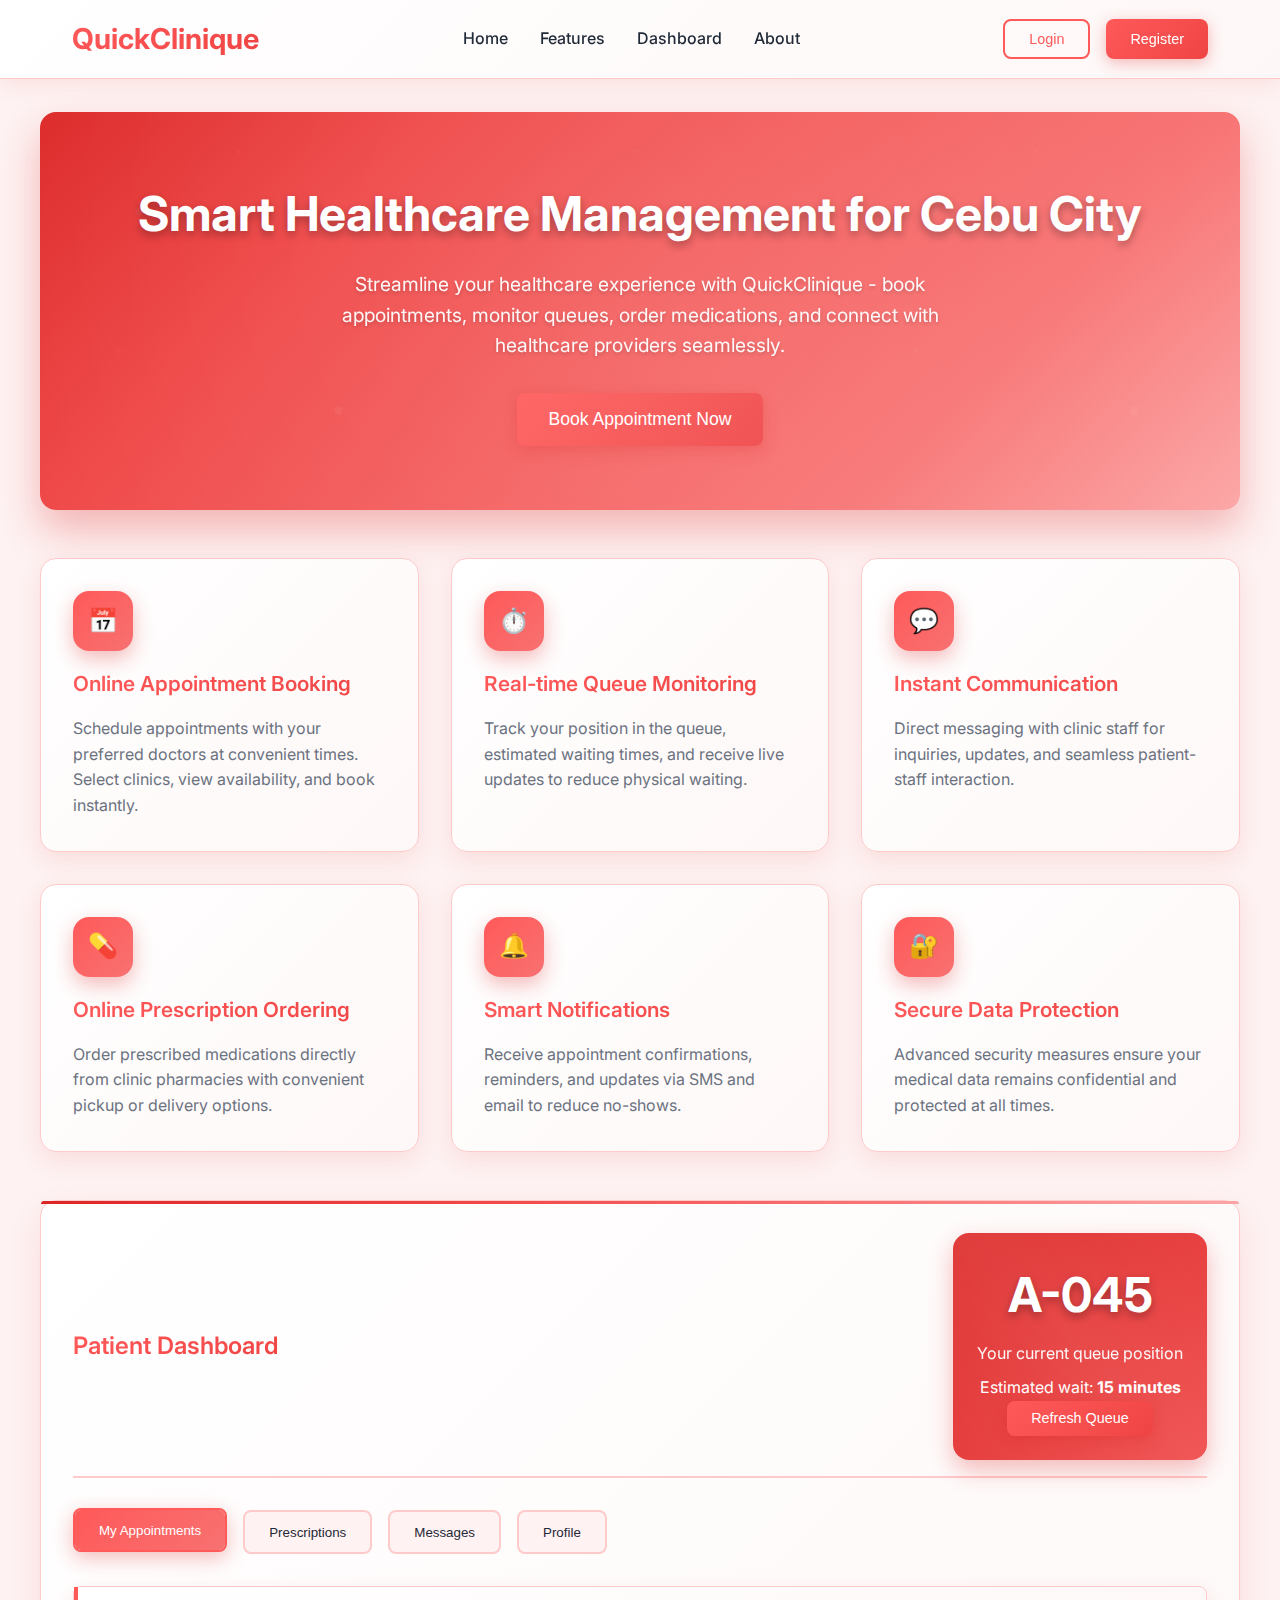
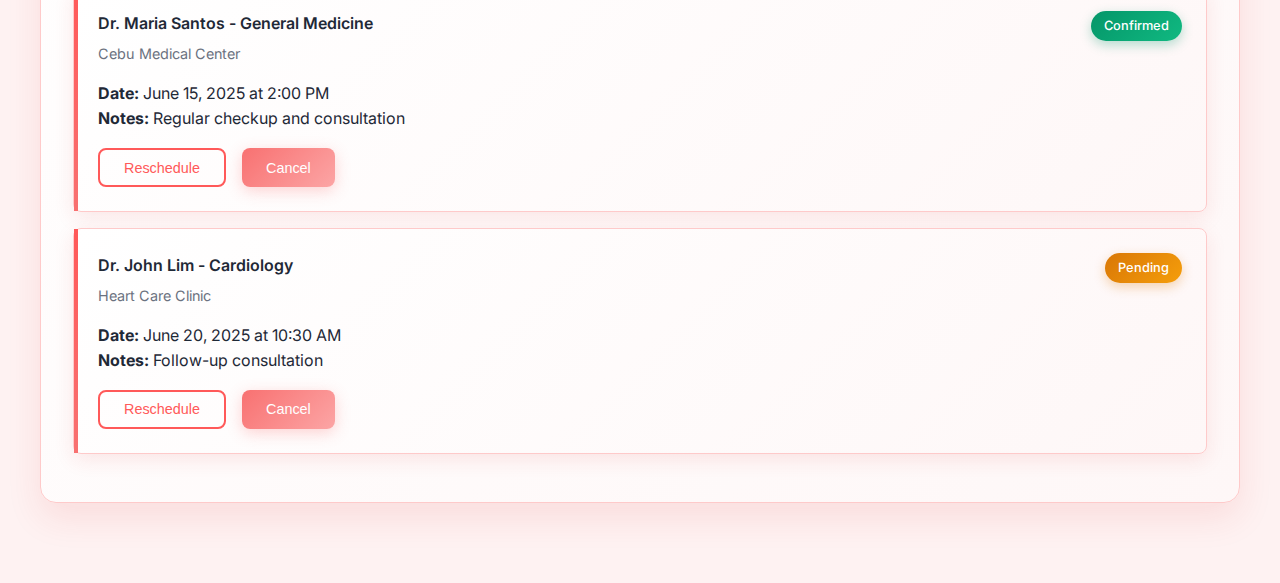
<file: html/index.html>
<!DOCTYPE html>
<html lang="en">
<head>
    <meta charset="UTF-8">
    <meta name="viewport" content="width=device-width, initial-scale=1.0">
    <title>QuickClinique - Smart Healthcare Management</title>
    <link rel="stylesheet" href="../css/styles.css">
    <link href="https://fonts.googleapis.com/css2?family=Inter:wght@300;400;500;600;700&display=swap" rel="stylesheet">
</head>
<body>
    <!-- Header -->
    <header class="header">
        <nav class="nav">
            <a href="#" class="logo">QuickClinique</a>
            <ul class="nav-links">
                <li><a href="#home">Home</a></li>
                <li><a href="#features">Features</a></li>
                <li><a href="#dashboard">Dashboard</a></li>
                <li><a href="about.html">About</a></li>
            </ul>
            <div class="auth-buttons">
                <button class="btn btn-outline" onclick="openModal('loginModal')">Login</button>
                <button class="btn btn-primary" onclick="openModal('registerModal')">Register</button>
            </div>
        </nav>
    </header>

    <!-- Main Content -->
    <main class="main-content">
        <div class="container">
            <!-- Hero Section -->
            <section class="hero fade-in">
                <h1>Smart Healthcare Management for Cebu City</h1>
                <p>Streamline your healthcare experience with QuickClinique - book appointments, monitor queues, order medications, and connect with healthcare providers seamlessly.</p>
                <button class="btn btn-primary btn-large" onclick="openModal('appointmentModal')">Book Appointment Now</button>
            </section>

            <!-- Features Section -->
            <section class="features fade-in" id="features">
                <div class="feature-card" onclick="showFeature('appointments')">
                    <div class="feature-icon">📅</div>
                    <h3>Online Appointment Booking</h3>
                    <p>Schedule appointments with your preferred doctors at convenient times. Select clinics, view availability, and book instantly.</p>
                </div>
                <div class="feature-card" onclick="showFeature('queue')">
                    <div class="feature-icon">⏱️</div>
                    <h3>Real-time Queue Monitoring</h3>
                    <p>Track your position in the queue, estimated waiting times, and receive live updates to reduce physical waiting.</p>
                </div>
                <div class="feature-card" onclick="showFeature('messaging')">
                    <div class="feature-icon">💬</div>
                    <h3>Instant Communication</h3>
                    <p>Direct messaging with clinic staff for inquiries, updates, and seamless patient-staff interaction.</p>
                </div>
                <div class="feature-card" onclick="showFeature('pharmacy')">
                    <div class="feature-icon">💊</div>
                    <h3>Online Prescription Ordering</h3>
                    <p>Order prescribed medications directly from clinic pharmacies with convenient pickup or delivery options.</p>
                </div>
                <div class="feature-card" onclick="showFeature('notifications')">
                    <div class="feature-icon">🔔</div>
                    <h3>Smart Notifications</h3>
                    <p>Receive appointment confirmations, reminders, and updates via SMS and email to reduce no-shows.</p>
                </div>
                <div class="feature-card" onclick="showFeature('security')">
                    <div class="feature-icon">🔐</div>
                    <h3>Secure Data Protection</h3>
                    <p>Advanced security measures ensure your medical data remains confidential and protected at all times.</p>
                </div>
            </section>

            <!-- Dashboard Section -->
            <section class="dashboard fade-in" id="dashboard">
                <div class="dashboard-header">
                    <h2>Patient Dashboard</h2>
                    <div class="queue-display">
                        <div class="queue-number" id="queueNumber">A-045</div>
                        <div class="queue-status">Your current queue position</div>
                        <div>Estimated wait: <strong id="waitTime">15 minutes</strong></div>
                        <button class="btn btn-primary" onclick="updateQueue()">Refresh Queue</button>
                    </div>
                </div>

                <div class="dashboard-tabs">
                    <button class="tab active" onclick="showTab('appointments-tab')">My Appointments</button>
                    <button class="tab" onclick="showTab('prescriptions-tab')">Prescriptions</button>
                    <button class="tab" onclick="showTab('messages-tab')">Messages</button>
                    <button class="tab" onclick="showTab('profile-tab')">Profile</button>
                </div>

                <!-- Appointments Tab -->
                <div id="appointments-tab" class="tab-content active">
                    <div class="appointment-card">
                        <div class="appointment-header">
                            <div>
                                <h4>Dr. Maria Santos - General Medicine</h4>
                                <p>Cebu Medical Center</p>
                            </div>
                            <span class="appointment-status status-confirmed">Confirmed</span>
                        </div>
                        <p><strong>Date:</strong> June 15, 2025 at 2:00 PM</p>
                        <p><strong>Notes:</strong> Regular checkup and consultation</p>
                        <div class="appointment-actions">
                            <button class="btn btn-outline" onclick="rescheduleAppointment('apt-1')">Reschedule</button>
                            <button class="btn btn-secondary" onclick="cancelAppointment('apt-1')">Cancel</button>
                        </div>
                    </div>
                    
                    <div class="appointment-card">
                        <div class="appointment-header">
                            <div>
                                <h4>Dr. John Lim - Cardiology</h4>
                                <p>Heart Care Clinic</p>
                            </div>
                            <span class="appointment-status status-pending">Pending</span>
                        </div>
                        <p><strong>Date:</strong> June 20, 2025 at 10:30 AM</p>
                        <p><strong>Notes:</strong> Follow-up consultation</p>
                        <div class="appointment-actions">
                            <button class="btn btn-outline" onclick="rescheduleAppointment('apt-2')">Reschedule</button>
                            <button class="btn btn-secondary" onclick="cancelAppointment('apt-2')">Cancel</button>
                        </div>
                    </div>
                </div>

                <!-- Prescriptions Tab -->
                <div id="prescriptions-tab" class="tab-content">
                    <div class="prescription-card">
                        <h4>Recent Prescription - Dr. Maria Santos</h4>
                        <p><strong>Date:</strong> May 25, 2025</p>
                        <div class="prescription-items">
                            <div class="prescription-item">
                                <span>Amoxicillin 500mg - 3x daily for 7 days</span>
                                <button class="btn btn-primary btn-small" onclick="orderMedicine('amoxicillin')">Order Now</button>
                            </div>
                            <div class="prescription-item">
                                <span>Paracetamol 500mg - As needed for pain</span>
                                <button class="btn btn-primary btn-small" onclick="orderMedicine('paracetamol')">Order Now</button>
                            </div>
                        </div>
                    </div>
                    
                    <div class="prescription-card">
                        <h4>Prescription History - Dr. John Lim</h4>
                        <p><strong>Date:</strong> May 10, 2025</p>
                        <div class="prescription-items">
                            <div class="prescription-item">
                                <span>Aspirin 100mg - 1x daily</span>
                                <span class="status-ordered">Ordered</span>
                            </div>
                        </div>
                    </div>
                </div>

                <!-- Messages Tab -->
                <div id="messages-tab" class="tab-content">
                    <div class="message-container" id="messageContainer">
                        <div class="message received">
                            <div class="message-header">
                                <strong>Dr. Maria Santos</strong>
                                <span class="message-time">10:30 AM</span>
                            </div>
                            <p>Good morning! Please remember to take your medication as prescribed and come for your follow-up next week.</p>
                        </div>
                        <div class="message sent">
                            <div class="message-header">
                                <strong>You</strong>
                                <span class="message-time">10:35 AM</span>
                            </div>
                            <p>Thank you, Doctor. I'll make sure to follow the prescription schedule.</p>
                        </div>
                    </div>
                    <div class="message-input">
                        <input type="text" id="messageInput" placeholder="Type your message..." class="form-input">
                        <button class="btn btn-primary" onclick="sendMessage()">Send</button>
                    </div>
                </div>

                <!-- Profile Tab -->
                <div id="profile-tab" class="tab-content">
                    <div class="profile-section">
                        <h3>Personal Information</h3>
                        <div class="form-group">
                            <label class="form-label">Full Name</label>
                            <input type="text" class="form-input" value="Juan Dela Cruz" id="fullName">
                        </div>
                        <div class="form-group">
                            <label class="form-label">Email</label>
                            <input type="email" class="form-input" value="juan.delacruz@email.com" id="email">
                        </div>
                        <div class="form-group">
                            <label class="form-label">Phone Number</label>
                            <input type="tel" class="form-input" value="+63 912 345 6789" id="phone">
                        </div>
                        <div class="form-group">
                            <label class="form-label">Date of Birth</label>
                            <input type="date" class="form-input" value="1990-05-15" id="birthDate">
                        </div>
                        <button class="btn btn-primary" onclick="updateProfile()">Update Profile</button>
                    </div>
                </div>
            </section>
        </div>
    </main>

    <!-- Login Modal -->
    <div id="loginModal" class="modal">
        <div class="modal-content">
            <span class="close" onclick="closeModal('loginModal')">&times;</span>
            <h2>Login to QuickClinique</h2>
            <form onsubmit="handleLogin(event)">
                <div class="form-group">
                    <label class="form-label">Email</label>
                    <input type="email" class="form-input" required id="loginEmail">
                </div>
                <div class="form-group">
                    <label class="form-label">Password</label>
                    <input type="password" class="form-input" required id="loginPassword">
                </div>
                <button type="submit" class="btn btn-primary btn-full">Login</button>
            </form>
        </div>
    </div>

    <!-- Register Modal -->
    <div id="registerModal" class="modal">
        <div class="modal-content">
            <span class="close" onclick="closeModal('registerModal')">&times;</span>
            <h2>Register for QuickClinique</h2>
            <form onsubmit="handleRegister(event)">
                <div class="form-group">
                    <label class="form-label">Full Name</label>
                    <input type="text" class="form-input" required id="registerName">
                </div>
                <div class="form-group">
                    <label class="form-label">Email</label>
                    <input type="email" class="form-input" required id="registerEmail">
                </div>
                <div class="form-group">
                    <label class="form-label">Phone Number</label>
                    <input type="tel" class="form-input" required id="registerPhone">
                </div>
                <div class="form-group">
                    <label class="form-label">Password</label>
                    <input type="password" class="form-input" required id="registerPassword">
                </div>
                <div class="form-group">
                    <label class="form-label">Confirm Password</label>
                    <input type="password" class="form-input" required id="confirmPassword">
                </div>
                <button type="submit" class="btn btn-primary btn-full">Register</button>
            </form>
        </div>
    </div>

    <!-- Appointment Modal -->
    <div id="appointmentModal" class="modal">
        <div class="modal-content">
            <span class="close" onclick="closeModal('appointmentModal')">&times;</span>
            <h2>Book New Appointment</h2>
            <form onsubmit="handleAppointment(event)">
                <div class="form-group">
                    <label class="form-label">Select Clinic</label>
                    <select class="form-select" required id="appointmentClinic">
                        <option value="">Choose a clinic</option>
                        <option value="cebu-medical">Cebu Medical Center</option>
                        <option value="heart-care">Heart Care Clinic</option>
                        <option value="family-clinic">Family Health Clinic</option>
                    </select>
                </div>
                <div class="form-group">
                    <label class="form-label">Select Doctor</label>
                    <select class="form-select" required id="appointmentDoctor">
                        <option value="">Choose a doctor</option>
                        <option value="dr-santos">Dr. Maria Santos - General Medicine</option>
                        <option value="dr-lim">Dr. John Lim - Cardiology</option>
                        <option value="dr-garcia">Dr. Ana Garcia - Pediatrics</option>
                    </select>
                </div>
                <div class="form-group">
                    <label class="form-label">Preferred Date</label>
                    <input type="date" class="form-input" required id="appointmentDate">
                </div>
                <div class="form-group">
                    <label class="form-label">Preferred Time</label>
                    <select class="form-select" required id="appointmentTime">
                        <option value="">Choose time</option>
                        <option value="09:00">9:00 AM</option>
                        <option value="10:00">10:00 AM</option>
                        <option value="11:00">11:00 AM</option>
                        <option value="14:00">2:00 PM</option>
                        <option value="15:00">3:00 PM</option>
                        <option value="16:00">4:00 PM</option>
                    </select>
                </div>
                <div class="form-group">
                    <label class="form-label">Notes (Optional)</label>
                    <textarea class="form-input" rows="3" id="appointmentNotes" placeholder="Any specific concerns or notes for the doctor"></textarea>
                </div>
                <button type="submit" class="btn btn-primary btn-full">Book Appointment</button>
            </form>
        </div>
    </div>

    <!-- Success/Error Messages -->
    <div id="notification" class="notification"></div>

    <script src="../js/index.js"></script>
</body>
</html>
</file>
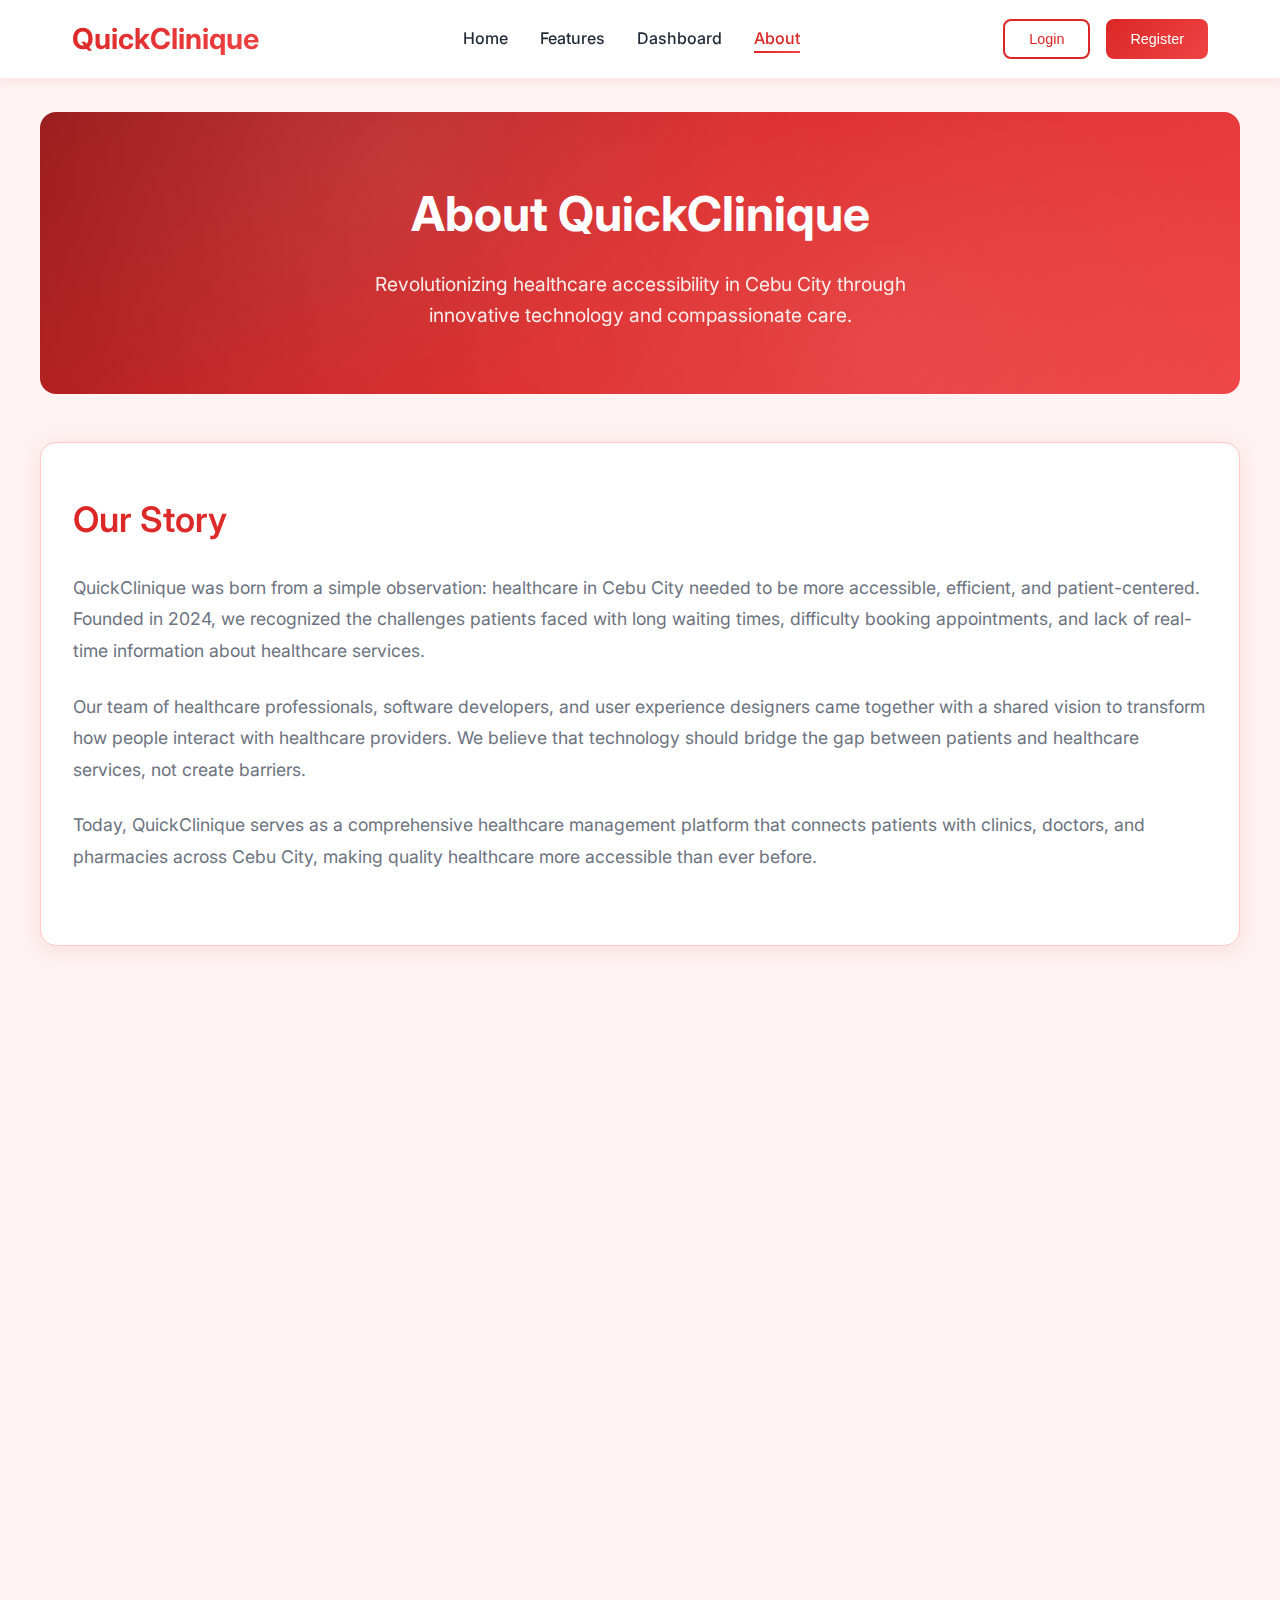
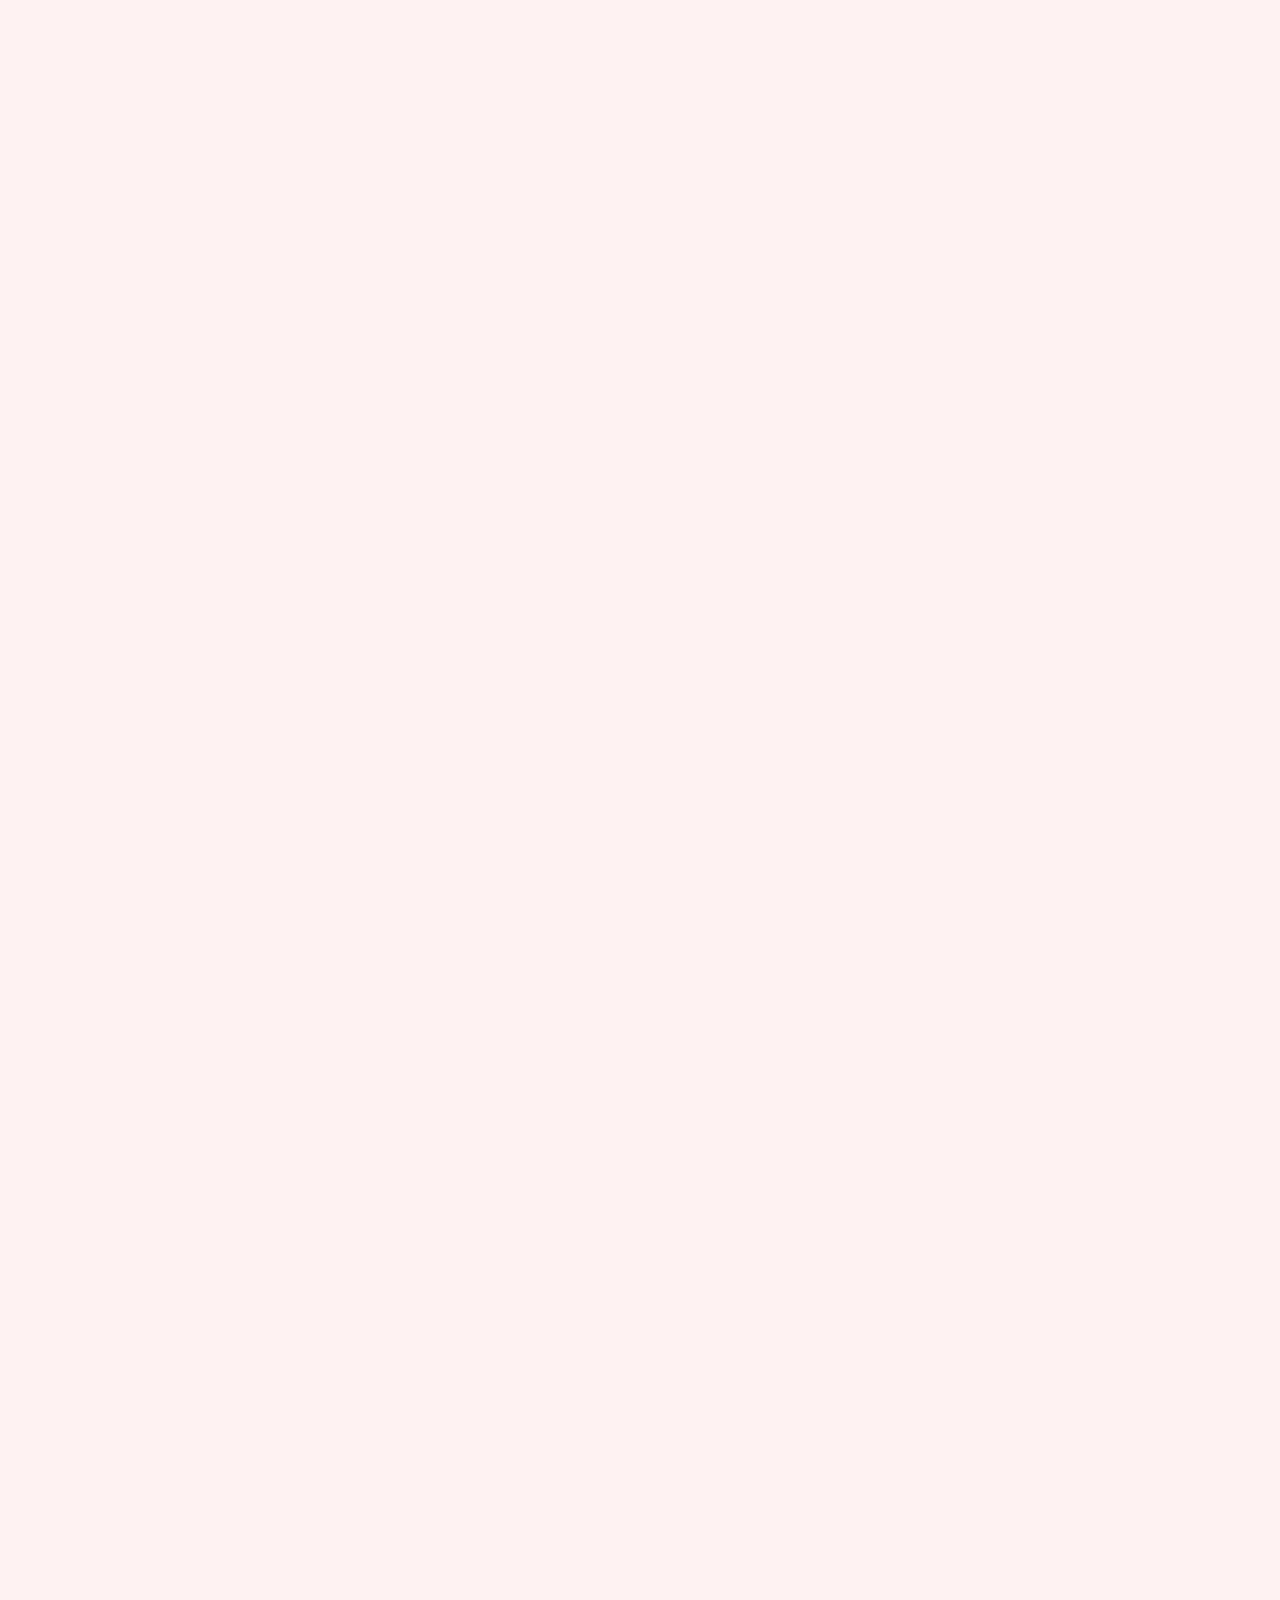
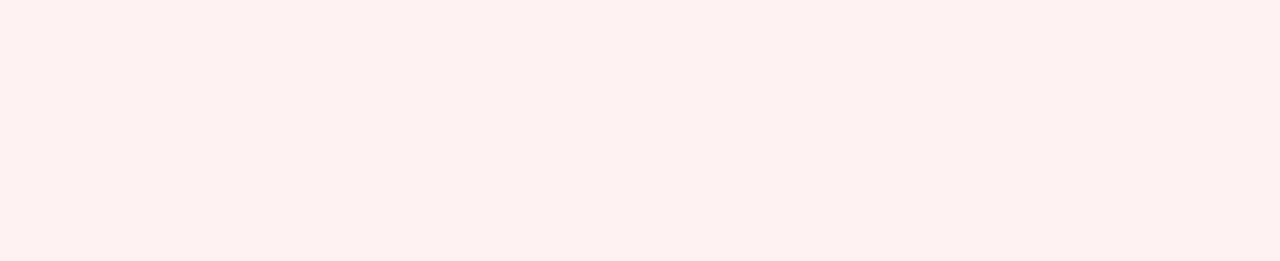
<file: html/about.html>
<!DOCTYPE html>
<html lang="en">
<head>
    <meta charset="UTF-8">
    <meta name="viewport" content="width=device-width, initial-scale=1.0">
    <title>About - QuickClinique</title>
    <link href="https://fonts.googleapis.com/css2?family=Inter:wght@300;400;500;600;700&display=swap" rel="stylesheet">
    <link rel="stylesheet" href="../css/about.css">
</head>
<body>
    <!-- Header -->
    <header class="header">
        <nav class="nav">
            <a href="index.html" class="logo">QuickClinique</a>
            <ul class="nav-links">
                <li><a href="index.html">Home</a></li>
                <li><a href="#features">Features</a></li>
                <li><a href="#dashboard">Dashboard</a></li>
                <li><a href="about.html" class="active">About</a></li>
            </ul>
            <div class="auth-buttons">
                <button class="btn btn-outline">Login</button>
                <button class="btn btn-primary">Register</button>
            </div>
        </nav>
    </header>

    <!-- Main Content -->
    <main class="main-content">
        <div class="container">
            <!-- Hero Section -->
            <section class="hero fade-in">
                <h1>About QuickClinique</h1>
                <p>Revolutionizing healthcare accessibility in Cebu City through innovative technology and compassionate care.</p>
            </section>

            <!-- Our Story Section -->
            <section class="about-section fade-in">
                <h2>Our Story</h2>
                <p>QuickClinique was born from a simple observation: healthcare in Cebu City needed to be more accessible, efficient, and patient-centered. Founded in 2024, we recognized the challenges patients faced with long waiting times, difficulty booking appointments, and lack of real-time information about healthcare services.</p>
                <p>Our team of healthcare professionals, software developers, and user experience designers came together with a shared vision to transform how people interact with healthcare providers. We believe that technology should bridge the gap between patients and healthcare services, not create barriers.</p>
                <p>Today, QuickClinique serves as a comprehensive healthcare management platform that connects patients with clinics, doctors, and pharmacies across Cebu City, making quality healthcare more accessible than ever before.</p>
            </section>

            <!-- Stats Section -->
            <div class="stats-grid">
                <div class="stat-card fade-in">
                    <div class="stat-number">500+</div>
                    <div class="stat-label">Active Patients</div>
                </div>
                <div class="stat-card fade-in">
                    <div class="stat-number">25+</div>
                    <div class="stat-label">Partner Clinics</div>
                </div>
                <div class="stat-card fade-in">
                    <div class="stat-number">100+</div>
                    <div class="stat-label">Healthcare Providers</div>
                </div>
                <div class="stat-card fade-in">
                    <div class="stat-number">98%</div>
                    <div class="stat-label">Patient Satisfaction</div>
                </div>
            </div>

            <!-- Mission, Vision, Values -->
            <div class="mvv-grid">
                <div class="mvv-card fade-in">
                    <div class="mvv-icon">🎯</div>
                    <h3 class="mvv-title">Mission</h3>
                    <p class="mvv-text">To make quality healthcare accessible to every resident of Cebu City by leveraging technology to streamline healthcare processes, reduce waiting times, and improve patient-provider communication.</p>
                </div>
                <div class="mvv-card fade-in">
                    <div class="mvv-icon">👁️</div>
                    <h3 class="mvv-title">Vision</h3>
                    <p class="mvv-text">To become the leading healthcare technology platform in the Philippines, setting the standard for patient-centered digital healthcare solutions that prioritize accessibility, efficiency, and quality care.</p>
                </div>
                <div class="mvv-card fade-in">
                    <div class="mvv-icon">💎</div>
                    <h3 class="mvv-title">Values</h3>
                    <p class="mvv-text">We believe in compassionate care, technological innovation, patient empowerment, data security, and continuous improvement. Every decision we make is guided by our commitment to improving healthcare outcomes.</p>
                </div>
            </div>

            <!-- Team Section -->
            <section class="about-section fade-in">
                <h2>Meet Our Team</h2>
                <p>Our diverse team brings together expertise in healthcare, technology, and user experience to create solutions that truly make a difference in people's lives.</p>
                
                <div class="team-grid">
                    <div class="team-card fade-in">
                        <div class="team-avatar">MS</div>
                        <h3 class="team-name">Dr. Maria Santos</h3>
                        <p class="team-role">Chief Medical Officer</p>
                        <p class="team-bio">With over 15 years of clinical experience, Dr. Santos ensures our platform meets the highest medical standards and truly serves patient needs.</p>
                    </div>
                    <div class="team-card fade-in">
                        <div class="team-avatar">JL</div>
                        <h3 class="team-name">John Lim</h3>
                        <p class="team-role">Chief Technology Officer</p>
                        <p class="team-bio">A seasoned software architect with expertise in healthcare systems, John leads our technical development and ensures platform reliability.</p>
                    </div>
                    <div class="team-card fade-in">
                        <div class="team-avatar">AG</div>
                        <h3 class="team-name">Ana Garcia</h3>
                        <p class="team-role">Head of User Experience</p>
                        <p class="team-bio">Ana's background in healthcare administration and UX design helps us create intuitive interfaces that patients and providers love to use.</p>
                    </div>
                </div>
            </section>

            <!-- Technology Section -->
            <section class="about-section fade-in">
                <h2>Our Technology</h2>
                <p>QuickClinique is built on cutting-edge technology designed for reliability, security, and scalability. Our platform features real-time data synchronization, advanced encryption for patient data protection, and intuitive interfaces that work seamlessly across all devices.</p>
                <p>We continuously invest in improving our technology stack to ensure fast response times, 99.9% uptime, and compliance with international healthcare data standards including HIPAA and local Philippine regulations.</p>
                <p>Our commitment to innovation means we're always exploring new ways to enhance the healthcare experience, from AI-powered appointment scheduling to predictive analytics for better clinic resource management.</p>
            </section>

            <!-- CTA Section -->
            <section class="cta-section fade-in">
                <h2>Ready to Transform Your Healthcare Experience?</h2>
                <p>Join thousands of patients in Cebu City who have already discovered the convenience and efficiency of QuickClinique.</p>
                <button class="btn btn-white btn-large">Get Started Today</button>
            </section>
        </div>
    </main>

    <script src="../js/about.js"></script>
</body>
</html>
</file>
<file: css/styles.css>
/* Reset and Variables */
* {
    margin: 0;
    padding: 0;
    box-sizing: border-box;
}

:root {
    --primary-color: #ff5959;
    --primary-dark: #b91c1c;
    --primary-light: #ef4444;
    --secondary-color: #f87171;
    --accent-color: #fca5a5;
    --text-dark: #1f2937;
    --text-light: #6b7280;
    --bg-light: #fef2f2;
    --white: #ffffff;
    --border-color: #fecaca;
    --error-color: #dc2626;
    --success-color: #059669;
    --warning-color: #d97706;
    --red-gradient-1: #dc2626;
    --red-gradient-2: #ef4444;
    --red-gradient-3: #f87171;
    --red-gradient-4: #fca5a5;
}

body {
    font-family: 'Inter', -apple-system, BlinkMacSystemFont, sans-serif;
    line-height: 1.6;
    color: var(--text-dark);
    background: var(--bg-light);
}

/* Header Styles */
.header {
    background: linear-gradient(135deg, var(--white) 0%, #fef7f7 100%);
    box-shadow: 0 4px 20px rgba(220, 38, 38, 0.1);
    position: fixed;
    top: 0;
    width: 100%;
    z-index: 1000;
    border-bottom: 1px solid var(--border-color);
}

.nav {
    display: flex;
    justify-content: space-between;
    align-items: center;
    padding: 1rem 2rem;
    max-width: 1200px;
    margin: 0 auto;
}

.logo {
    font-size: 1.8rem;
    font-weight: 700;
    background: linear-gradient(135deg, var(--primary-color), var(--primary-light));
    -webkit-background-clip: text;
    -webkit-text-fill-color: transparent;
    background-clip: text;
    text-decoration: none;
    transition: all 0.3s ease;
}

.logo:hover {
    transform: scale(1.05);
    filter: brightness(1.1);
}

.nav-links {
    display: flex;
    list-style: none;
    gap: 2rem;
}

.nav-links a {
    text-decoration: none;
    color: var(--text-dark);
    font-weight: 500;
    transition: all 0.3s ease;
    position: relative;
}

.nav-links a:hover {
    color: var(--primary-color);
    transform: translateY(-2px);
}

.nav-links a::after {
    content: '';
    position: absolute;
    width: 0;
    height: 2px;
    bottom: -5px;
    left: 0;
    background: linear-gradient(90deg, var(--primary-color), var(--primary-light));
    transition: width 0.3s ease;
}

.nav-links a:hover::after {
    width: 100%;
}

.auth-buttons {
    display: flex;
    gap: 1rem;
}

/* Button Styles */
.btn {
    padding: 0.6rem 1.5rem;
    border: none;
    border-radius: 0.5rem;
    font-weight: 500;
    cursor: pointer;
    transition: all 0.3s ease;
    text-decoration: none;
    display: inline-block;
    text-align: center;
    font-size: 0.9rem;
    position: relative;
    overflow: hidden;
}

.btn::before {
    content: '';
    position: absolute;
    top: 0;
    left: -100%;
    width: 100%;
    height: 100%;
    background: linear-gradient(90deg, transparent, rgba(255, 255, 255, 0.2), transparent);
    transition: left 0.5s ease;
}

.btn:hover::before {
    left: 100%;
}

.btn-primary {
    background: linear-gradient(135deg, var(--primary-color), var(--primary-light));
    color: var(--white);
    box-shadow: 0 4px 15px rgba(220, 38, 38, 0.3);
}

.btn-primary:hover {
    background: linear-gradient(135deg, var(--primary-dark), var(--primary-color));
    transform: translateY(-3px);
    box-shadow: 0 8px 25px rgba(220, 38, 38, 0.4);
}

.btn-secondary {
    background: linear-gradient(135deg, var(--secondary-color), var(--accent-color));
    color: var(--white);
    box-shadow: 0 4px 15px rgba(248, 113, 113, 0.3);
}

.btn-secondary:hover {
    background: linear-gradient(135deg, var(--primary-light), var(--secondary-color));
    transform: translateY(-3px);
    box-shadow: 0 8px 25px rgba(248, 113, 113, 0.4);
}

.btn-outline {
    background: transparent;
    color: var(--primary-color);
    border: 2px solid var(--primary-color);
    position: relative;
}

.btn-outline:hover {
    background: linear-gradient(135deg, var(--primary-color), var(--primary-light));
    color: var(--white);
    transform: translateY(-2px);
    box-shadow: 0 6px 20px rgba(220, 38, 38, 0.3);
}

.btn-large {
    padding: 1rem 2rem;
    font-size: 1.1rem;
}

.btn-small {
    padding: 0.4rem 0.8rem;
    font-size: 0.8rem;
}

.btn-full {
    width: 100%;
}

/* Main Content */
.main-content {
    margin-top: 80px;
    padding: 2rem;
}

.container {
    max-width: 1200px;
    margin: 0 auto;
}

/* Hero Section */
.hero {
    background: linear-gradient(135deg, var(--red-gradient-1) 0%, var(--red-gradient-2) 25%, var(--red-gradient-3) 75%, var(--red-gradient-4) 100%);
    color: var(--white);
    padding: 4rem 2rem;
    text-align: center;
    border-radius: 1rem;
    margin-bottom: 3rem;
    position: relative;
    overflow: hidden;
    box-shadow: 0 20px 40px rgba(220, 38, 38, 0.3);
}

.hero::before {
    content: '';
    position: absolute;
    top: 0;
    left: 0;
    right: 0;
    bottom: 0;
    background: url('data:image/svg+xml,<svg xmlns="http://www.w3.org/2000/svg" viewBox="0 0 100 100"><defs><pattern id="grain" width="100" height="100" patternUnits="userSpaceOnUse"><circle cx="25" cy="25" r="1" fill="white" opacity="0.15"/><circle cx="75" cy="75" r="1" fill="white" opacity="0.15"/><circle cx="50" cy="10" r="0.5" fill="white" opacity="0.1"/><circle cx="20" cy="60" r="0.5" fill="white" opacity="0.1"/></pattern></defs><rect width="100" height="100" fill="url(%23grain)"/></svg>');
    opacity: 0.3;
}

.hero::after {
    content: '';
    position: absolute;
    top: -50%;
    left: -50%;
    width: 200%;
    height: 200%;
    background: radial-gradient(circle, rgba(255, 255, 255, 0.1) 0%, transparent 70%);
    animation: heroShimmer 8s ease-in-out infinite;
}

@keyframes heroShimmer {
    0%, 100% { transform: translate(-50%, -50%) rotate(0deg); }
    50% { transform: translate(-50%, -50%) rotate(180deg); }
}

.hero h1 {
    font-size: 3rem;
    margin-bottom: 1rem;
    font-weight: 700;
    position: relative;
    z-index: 1;
    text-shadow: 0 4px 8px rgba(0, 0, 0, 0.3);
}

.hero p {
    font-size: 1.2rem;
    margin-bottom: 2rem;
    opacity: 0.95;
    position: relative;
    z-index: 1;
    max-width: 600px;
    margin-left: auto;
    margin-right: auto;
    text-shadow: 0 2px 4px rgba(0, 0, 0, 0.2);
}

/* Features Grid */
.features {
    display: grid;
    grid-template-columns: repeat(auto-fit, minmax(300px, 1fr));
    gap: 2rem;
    margin-bottom: 3rem;
}

.feature-card {
    background: linear-gradient(135deg, var(--white) 0%, #fef7f7 100%);
    padding: 2rem;
    border-radius: 1rem;
    box-shadow: 0 8px 25px rgba(220, 38, 38, 0.1);
    transition: all 0.4s ease;
    cursor: pointer;
    border: 1px solid var(--border-color);
    position: relative;
    overflow: hidden;
}

.feature-card::before {
    content: '';
    position: absolute;
    top: 0;
    left: 0;
    right: 0;
    height: 4px;
    background: linear-gradient(90deg, var(--primary-color), var(--secondary-color), var(--accent-color));
    transform: scaleX(0);
    transition: transform 0.4s ease;
}

.feature-card:hover::before {
    transform: scaleX(1);
}

.feature-card:hover {
    transform: translateY(-10px);
    box-shadow: 0 20px 40px rgba(220, 38, 38, 0.2);
    border-color: var(--secondary-color);
}

.feature-icon {
    width: 60px;
    height: 60px;
    background: linear-gradient(135deg, var(--primary-color), var(--secondary-color));
    border-radius: 1rem;
    display: flex;
    align-items: center;
    justify-content: center;
    font-size: 1.5rem;
    color: var(--white);
    margin-bottom: 1rem;
    transition: all 0.4s ease;
    box-shadow: 0 8px 20px rgba(220, 38, 38, 0.3);
}

.feature-card:hover .feature-icon {
    transform: scale(1.15) rotate(5deg);
    box-shadow: 0 12px 30px rgba(220, 38, 38, 0.4);
}

.feature-card h3 {
    font-size: 1.3rem;
    margin-bottom: 1rem;
    color: var(--text-dark);
    font-weight: 600;
    background: linear-gradient(135deg, var(--primary-color), var(--primary-light));
    -webkit-background-clip: text;
    -webkit-text-fill-color: transparent;
    background-clip: text;
}

.feature-card p {
    color: var(--text-light);
    line-height: 1.6;
}

/* Dashboard Section */
.dashboard {
    background: linear-gradient(135deg, var(--white) 0%, #fef7f7 100%);
    border-radius: 1rem;
    padding: 2rem;
    margin-bottom: 3rem;
    box-shadow: 0 15px 35px rgba(220, 38, 38, 0.1);
    border: 1px solid var(--border-color);
    position: relative;
}

.dashboard::before {
    content: '';
    position: absolute;
    top: 0;
    left: 0;
    right: 0;
    height: 3px;
    background: linear-gradient(90deg, var(--red-gradient-1), var(--red-gradient-2), var(--red-gradient-3), var(--red-gradient-4));
    border-radius: 1rem 1rem 0 0;
}

.dashboard-header {
    display: flex;
    justify-content: space-between;
    align-items: center;
    margin-bottom: 2rem;
    padding-bottom: 1rem;
    border-bottom: 2px solid var(--border-color);
    flex-wrap: wrap;
    gap: 1rem;
}

.dashboard-header h2 {
    color: var(--text-dark);
    font-weight: 600;
    background: linear-gradient(135deg, var(--primary-color), var(--primary-light));
    -webkit-background-clip: text;
    -webkit-text-fill-color: transparent;
    background-clip: text;
}

/* Queue Display */
.queue-display {
    background: linear-gradient(135deg, var(--red-gradient-1), var(--red-gradient-2));
    color: var(--white);
    border-radius: 1rem;
    padding: 1.5rem;
    text-align: center;
    min-width: 200px;
    box-shadow: 0 10px 25px rgba(220, 38, 38, 0.3);
    position: relative;
    overflow: hidden;
}

.queue-display::before {
    content: '';
    position: absolute;
    top: -50%;
    left: -50%;
    width: 200%;
    height: 200%;
    background: linear-gradient(45deg, transparent, rgba(255, 255, 255, 0.1), transparent);
    animation: queueShimmer 3s linear infinite;
}

@keyframes queueShimmer {
    0% { transform: translateX(-100%) translateY(-100%) rotate(45deg); }
    100% { transform: translateX(100%) translateY(100%) rotate(45deg); }
}

.queue-number {
    font-size: 3rem;
    font-weight: 700;
    margin-bottom: 0.5rem;
    text-shadow: 0 4px 8px rgba(0, 0, 0, 0.3);
    position: relative;
    z-index: 1;
}

.queue-status {
    font-size: 1rem;
    margin-bottom: 0.5rem;
    opacity: 0.95;
    position: relative;
    z-index: 1;
}

/* Dashboard Tabs */
.dashboard-tabs {
    display: flex;
    gap: 1rem;
    margin-bottom: 2rem;
    flex-wrap: wrap;
}

.tab {
    padding: 0.8rem 1.5rem;
    background: var(--bg-light);
    border: 2px solid var(--border-color);
    border-radius: 0.5rem;
    cursor: pointer;
    transition: all 0.3s ease;
    font-weight: 500;
    color: var(--text-dark);
    position: relative;
    overflow: hidden;
}

.tab::before {
    content: '';
    position: absolute;
    top: 0;
    left: -100%;
    width: 100%;
    height: 100%;
    background: linear-gradient(135deg, var(--primary-color), var(--secondary-color));
    transition: left 0.3s ease;
    z-index: -1;
}

.tab:hover::before,
.tab.active::before {
    left: 0;
}

.tab:hover,
.tab.active {
    color: var(--white);
    border-color: var(--primary-color);
    transform: translateY(-2px);
    box-shadow: 0 6px 20px rgba(220, 38, 38, 0.3);
}

.tab-content {
    display: none;
}

.tab-content.active {
    display: block;
}

/* Appointment Cards */
.appointment-card {
    background: linear-gradient(135deg, var(--white) 0%, #fef7f7 100%);
    border-left: 4px solid var(--primary-color);
    padding: 1.5rem;
    margin-bottom: 1rem;
    border-radius: 0.5rem;
    box-shadow: 0 6px 20px rgba(220, 38, 38, 0.1);
    border: 1px solid var(--border-color);
    transition: all 0.3s ease;
    position: relative;
}

.appointment-card::before {
    content: '';
    position: absolute;
    left: 0;
    top: 0;
    bottom: 0;
    width: 4px;
    background: linear-gradient(135deg, var(--primary-color), var(--secondary-color));
    transition: width 0.3s ease;
}

.appointment-card:hover::before {
    width: 8px;
}

.appointment-card:hover {
    box-shadow: 0 12px 30px rgba(220, 38, 38, 0.15);
    transform: translateY(-4px);
}

.appointment-header {
    display: flex;
    justify-content: space-between;
    align-items: flex-start;
    margin-bottom: 1rem;
    flex-wrap: wrap;
    gap: 1rem;
}

.appointment-header h4 {
    color: var(--text-dark);
    font-weight: 600;
    margin-bottom: 0.3rem;
}

.appointment-header p {
    color: var(--text-light);
    font-size: 0.9rem;
}

.appointment-status {
    padding: 0.3rem 0.8rem;
    border-radius: 1rem;
    font-size: 0.8rem;
    font-weight: 500;
    white-space: nowrap;
}

.status-confirmed {
    background: linear-gradient(135deg, var(--success-color), #10b981);
    color: var(--white);
    box-shadow: 0 4px 12px rgba(5, 150, 105, 0.3);
}

.status-pending {
    background: linear-gradient(135deg, var(--warning-color), #f59e0b);
    color: var(--white);
    box-shadow: 0 4px 12px rgba(217, 119, 6, 0.3);
}

.status-ordered {
    background: linear-gradient(135deg, var(--secondary-color), var(--accent-color));
    color: var(--white);
    padding: 0.2rem 0.6rem;
    border-radius: 0.5rem;
    font-size: 0.75rem;
    box-shadow: 0 4px 12px rgba(248, 113, 113, 0.3);
}

.appointment-actions {
    margin-top: 1rem;
    display: flex;
    gap: 1rem;
    flex-wrap: wrap;
}

/* Prescription Cards */
.prescription-card {
    background: linear-gradient(135deg, var(--white) 0%, #fef7f7 100%);
    border-left: 4px solid var(--secondary-color);
    padding: 1.5rem;
    margin-bottom: 1rem;
    border-radius: 0.5rem;
    box-shadow: 0 6px 20px rgba(248, 113, 113, 0.1);
    border: 1px solid var(--border-color);
    position: relative;
}

.prescription-card::before {
    content: '';
    position: absolute;
    left: 0;
    top: 0;
    bottom: 0;
    width: 4px;
    background: linear-gradient(135deg, var(--secondary-color), var(--accent-color));
    transition: width 0.3s ease;
}

.prescription-card:hover::before {
    width: 8px;
}

.prescription-items {
    margin-top: 1rem;
}

.prescription-item {
    display: flex;
    justify-content: space-between;
    align-items: center;
    padding: 0.8rem 0;
    border-bottom: 1px solid var(--border-color);
    flex-wrap: wrap;
    gap: 1rem;
}

.prescription-item:last-child {
    border-bottom: none;
}

/* Messaging */
.message-container {
    max-height: 400px;
    overflow-y: auto;
    border: 2px solid var(--border-color);
    border-radius: 0.5rem;
    padding: 1rem;
    margin-bottom: 1rem;
    background: var(--bg-light);
}

.message {
    margin-bottom: 1rem;
    padding: 1rem;
    border-radius: 1rem;
    max-width: 80%;
    animation: fadeInMessage 0.3s ease;
}

.message.sent {
    background: linear-gradient(135deg, var(--primary-color), var(--primary-light));
    color: var(--white);
    margin-left: auto;
    margin-right: 0;
    box-shadow: 0 4px 15px rgba(220, 38, 38, 0.3);
}

.message.received {
    background: var(--white);
    border: 1px solid var(--border-color);
    margin-right: auto;
    margin-left: 0;
    box-shadow: 0 4px 15px rgba(0, 0, 0, 0.05);
}

.message-header {
    display: flex;
    justify-content: space-between;
    align-items: center;
    margin-bottom: 0.5rem;
    font-size: 0.8rem;
}

.message-time {
    opacity: 0.7;
}

.message-input {
    display: flex;
    gap: 1rem;
    align-items: center;
}

.message-input input {
    flex: 1;
}

/* Forms */
.form-group {
    margin-bottom: 1.5rem;
}

.form-label {
    display: block;
    margin-bottom: 0.5rem;
    font-weight: 500;
    color: var(--text-dark);
}

.form-input {
    width: 100%;
    padding: 0.8rem;
    border: 2px solid var(--border-color);
    border-radius: 0.5rem;
    font-size: 1rem;
    transition: all 0.3s ease;
    font-family: inherit;
    background: var(--white);
}

.form-input:focus {
    outline: none;
    border-color: var(--primary-color);
    box-shadow: 0 0 0 3px rgba(220, 38, 38, 0.1);
    background: linear-gradient(135deg, var(--white) 0%, #fef7f7 100%);
}

.form-select {
    width: 100%;
    padding: 0.8rem;
    border: 2px solid var(--border-color);
    border-radius: 0.5rem;
    font-size: 1rem;
    background: var(--white);
    cursor: pointer;
    transition: all 0.3s ease;
    font-family: inherit;
}

.form-select:focus {
    outline: none;
    border-color: var(--primary-color);
    box-shadow: 0 0 0 3px rgba(220, 38, 38, 0.1);
    background: linear-gradient(135deg, var(--white) 0%, #fef7f7 100%);
}

textarea.form-input {
    resize: vertical;
    min-height: 100px;
}

/* Profile Section */
.profile-section {
    background: linear-gradient(135deg, var(--bg-light) 0%, #fef2f2 100%);
    padding: 2rem;
    border-radius: 1rem;
    border: 1px solid var(--border-color);
    box-shadow: 0 8px 25px rgba(220, 38, 38, 0.05);
}

.profile-section h3 {
    margin-bottom: 1.5rem;
    color: var(--text-dark);
    font-weight: 600;
    background: linear-gradient(135deg, var(--primary-color), var(--primary-light));
    -webkit-background-clip: text;
    -webkit-text-fill-color: transparent;
    background-clip: text;
}

/* Modal Styles */
.modal {
    display: none;
    position: fixed;
    top: 0;
    left: 0;
    width: 100%;
    height: 100%;
    background: rgba(220, 38, 38, 0.1);
    backdrop-filter: blur(8px);
    z-index: 2000;
}

.modal-content {
    background: linear-gradient(135deg, var(--white) 0%, #fef7f7 100%);
    margin: 3% auto;
    padding: 2rem;
    border-radius: 1rem;
    max-width: 500px;
    position: relative;
    animation: modalSlideIn 0.4s ease;
    max-height: 90vh;
    overflow-y: auto;
    box-shadow: 0 25px 50px rgba(220, 38, 38, 0.2);
    border: 1px solid var(--border-color);
}

.close {
    position: absolute;
    top: 1rem;
    right: 1rem;
    font-size: 2rem;
    cursor: pointer;
    color: var(--text-light);
    transition: all 0.3s ease;
    background: none;
    border: none;
    width: 40px;
    height: 40px;
    display: flex;
    align-items: center;
    justify-content: center;
    border-radius: 50%;
}

.close:hover {
    color: var(--primary-color);
    background: var(--bg-light);
    transform: scale(1.1);
}

.modal h2 {
    margin-bottom: 1.5rem;
    color: var(--text-dark);
    font-weight: 600;
    background: linear-gradient(135deg, var(--primary-color), var(--primary-light));
    -webkit-background-clip: text;
    -webkit-text-fill-color: transparent;
    background-clip: text;
}

/* Notifications */
.notification {
    position: fixed;
    top: 100px;
    right: 2rem;
    padding: 1rem 1.5rem;
    border-radius: 0.5rem;
    color: var(--white);
    font-weight: 500;
    z-index: 3000;
    transform: translateX(400px);
    transition: transform 0.4s ease;
    max-width: 300px;
    box-shadow: 0 10px 30px rgba(0, 0, 0, 0.2);
}

.notification.show {
    transform: translateX(0);
}

.notification.success {
    background: linear-gradient(135deg, var(--success-color), #10b981);
}

.notification.error {
    background: linear-gradient(135deg, var(--error-color), var(--primary-light));
}

.notification.warning {
    background: linear-gradient(135deg, var(--warning-color), #f59e0b);
}

/* Animations */
@keyframes fadeIn {
    from { 
        opacity: 0; 
        transform: translateY(30px); 
    }
    to { 
        opacity: 1; 
        transform: translateY(0); 
    }
}

@keyframes fadeInMessage {
    from { 
        opacity: 0; 
        transform: scale(0.9) translateY(20px); 
    }
    to { 
        opacity: 1; 
        transform: scale(1) translateY(0); 
    }
}

@keyframes modalSlideIn {
    from { 
        opacity: 0; 
        transform: translateY(-100px) scale(0.9); 
    }
    to { 
        opacity: 1; 
        transform: translateY(0) scale(1); 
    }
}

@keyframes pulse {
    0%, 100% { 
        transform: scale(1); 
    }
    50% { 
        transform: scale(1.05); 
    }
}

@keyframes redGlow {
    0%, 100% { 
        box-shadow: 0 0 20px rgba(220, 38, 38, 0.3);
    }
    50% { 
        box-shadow: 0 0 30px rgba(220, 38, 38, 0.6);
    }
}

.fade-in {
    animation: fadeIn 0.8s ease-out;
}

.pulse {
    animation: pulse 2s infinite;
}

.red-glow {
    animation: redGlow 2s infinite;
}

/* Loading States */
.loading {
    position: relative;
    color: transparent;
}

.loading::after {
    content: '';
    position: absolute;
    top: 50%;
    left: 50%;
    width: 20px;
    height: 20px;
    margin: -10px 0 0 -10px;
    border: 2px solid var(--border-color);
    border-top: 2px solid var(--primary-color);
    border-radius: 50%;
    animation: spin 1s linear infinite;
}

@keyframes spin {
    0% { transform: rotate(0deg); }
    100% { transform: rotate(360deg); }
}

/* Responsive Design */
@media (max-width: 768px) {
    .nav {
        flex-direction: column;
        gap: 1rem;
        padding: 1rem;
    }

    .nav-links {
        flex-direction: column;
        gap: 1rem;
        text-align: center;
        width: 100%;
    }

    .auth-buttons {
        width: 100%;
        justify-content: center;
    }

    .hero {
        padding: 2rem 1rem;
    }

    .hero h1 {
        font-size: 2rem;
    }

    .hero p {
        font-size: 1rem;
    }

    .features {
        grid-template-columns: 1fr;
        gap: 1rem;
    }

    .dashboard {
        padding: 1rem;
    }

    .dashboard-header {
        flex-direction: column;
        align-items: stretch;
        text-align: center;
    }

    .queue-display {
        min-width: auto;
    }

    .dashboard-tabs {
        flex-wrap: wrap;
        justify-content: center;
    }

    .tab {
        flex: 1;
        min-width: 120px;
        text-align: center;
    }

    .appointment-header {
        flex-direction: column;
        align-items: stretch;
        gap: 0.5rem;
    }

    .appointment-actions {
        flex-direction: column;
    }

    .prescription-item {
        flex-direction: column;
        align-items: stretch;
        gap: 0.5rem;
    }

    .message {
        max-width: 95%;
    }

    .message-input {
        flex-direction: column;
        gap: 0.5rem;
    }

    .modal-content {
        margin: 5% 1rem;
        padding: 1.5rem;
    }

    .notification {
        right: 1rem;
        left: 1rem;
        max-width: none;
    }

    .main-content {
        padding: 1rem;
    }
}

@media (max-width: 480px) {
    .hero h1 {
        font-size: 1.8rem;
    }

    .feature-card {
        padding: 1.5rem;
    }

    .queue-number {
        font-size: 2.5rem;
    }

    .appointment-card,
    .prescription-card {
        padding: 1rem;
    }

    .btn {
        padding: 0.7rem 1rem;
        font-size: 0.9rem;
    }

    .btn-large {
        padding: 0.9rem 1.5rem;
        font-size: 1rem;
    }
}

/* Print Styles */
@media print {
    .header,
    .auth-buttons,
    .btn,
    .modal {
        display: none !important;
    }

    .main-content {
        margin-top: 0;
    }

    .dashboard {
        box-shadow: none;
        border: 1px solid var(--border-color);
    }

    .feature-card {
        break-inside: avoid;
    }
}

/* Dark Mode Support */
@media (prefers-color-scheme: dark) {
    :root {
        --text-dark: #f9fafb;
        --text-light: #9ca3af;
        --bg-light: #c2a7a7;
        --white: #2d1b1b;
        --border-color: #4a2c2c;
        --red-gradient-1: #ef4444;
        --red-gradient-2: #f87171;
        --red-gradient-3: #fca5a5;
        --red-gradient-4: #fecaca;
    }

    body {
        background: var(--bg-light);
        color: var(--text-dark);
    }

    .header {
        background: linear-gradient(135deg, var(--white) 0%, #2a1818 100%);
        border-bottom: 1px solid var(--border-color);
    }

    .feature-card,
    .appointment-card,
    .prescription-card,
    .dashboard,
    .modal-content {
        background: linear-gradient(135deg, var(--white) 0%, #2a1818 100%);
        border-color: var(--border-color);
    }

    .message.received {
        background: var(--white);
        border-color: var(--border-color);
    }

    .form-input,
    .form-select {
        background: var(--white);
        border-color: var(--border-color);
        color: var(--text-dark);
    }

    .form-input:focus,
    .form-select:focus {
        background: linear-gradient(135deg, var(--white) 0%, #2a1818 100%);
    }

    .profile-section {
        background: linear-gradient(135deg, var(--bg-light) 0%, #2a1818 100%);
    }
}

/* Accessibility */
@media (prefers-reduced-motion: reduce) {
    *,
    *::before,
    *::after {
        animation-duration: 0.01ms !important;
        animation-iteration-count: 1 !important;
        transition-duration: 0.01ms !important;
    }
}

/* Focus styles for keyboard navigation */
.btn:focus,
.form-input:focus,
.form-select:focus,
.tab:focus {
    outline: 2px solid var(--primary-color);
    outline-offset: 2px;
}

/* High contrast mode support */
@media (prefers-contrast: high) {
    .btn-primary {
        border: 2px solid var(--white);
    }

    .feature-card,
    .appointment-card,
    .prescription-card {
        border: 2px solid var(--primary-color);
    }
}

/* Additional Red Theme Enhancements */
.pulse-red {
    animation: pulseRed 2s infinite;
}

@keyframes pulseRed {
    0%, 100% { 
        background: linear-gradient(135deg, var(--primary-color), var(--primary-light));
    }
    50% { 
        background: linear-gradient(135deg, var(--primary-light), var(--secondary-color));
    }
}

/* Gradient Text Utility Classes */
.text-red-gradient {
    background: linear-gradient(135deg, var(--primary-color), var(--primary-light));
    -webkit-background-clip: text;
    -webkit-text-fill-color: transparent;
    background-clip: text;
}

.text-red-gradient-alt {
    background: linear-gradient(135deg, var(--secondary-color), var(--accent-color));
    -webkit-background-clip: text;
    -webkit-text-fill-color: transparent;
    background-clip: text;
}

/* Red Border Utilities */
.border-red-gradient {
    border: 2px solid;
    border-image: linear-gradient(135deg, var(--primary-color), var(--secondary-color)) 1;
}

/* Red Shadow Utilities */
.shadow-red {
    box-shadow: 0 10px 30px rgba(220, 38, 38, 0.3);
}

.shadow-red-lg {
    box-shadow: 0 20px 50px rgba(220, 38, 38, 0.4);
}

/* Hover Effects for Interactive Elements */
.hover-lift {
    transition: all 0.3s ease;
}

.hover-lift:hover {
    transform: translateY(-5px);
    box-shadow: 0 15px 35px rgba(220, 38, 38, 0.2);
}

/* Card Variations with Red Theme */
.card-red-accent {
    position: relative;
    overflow: hidden;
}

.card-red-accent::after {
    content: '';
    position: absolute;
    top: 0;
    right: 0;
    width: 40px;
    height: 40px;
    background: linear-gradient(135deg, var(--primary-color), var(--secondary-color));
    clip-path: polygon(100% 0, 0 0, 100% 100%);
}

/* Loading Spinner with Red Theme */
.spinner-red {
    width: 40px;
    height: 40px;
    border: 4px solid var(--border-color);
    border-top: 4px solid var(--primary-color);
    border-radius: 50%;
    animation: spin 1s linear infinite;
    margin: 20px auto;
}

/* Progress Bar with Red Gradient */
.progress-bar {
    width: 100%;
    height: 8px;
    background: var(--border-color);
    border-radius: 4px;
    overflow: hidden;
}

.progress-fill {
    height: 100%;
    background: linear-gradient(90deg, var(--primary-color), var(--secondary-color));
    border-radius: 4px;
    transition: width 0.3s ease;
    position: relative;
}

.progress-fill::after {
    content: '';
    position: absolute;
    top: 0;
    left: 0;
    right: 0;
    bottom: 0;
    background: linear-gradient(90deg, transparent, rgba(255, 255, 255, 0.3), transparent);
    animation: progressShimmer 2s infinite;
}

@keyframes progressShimmer {
    0% { transform: translateX(-100%); }
    100% { transform: translateX(100%); }
}

/* Badge Variants with Red Theme */
.badge {
    display: inline-block;
    padding: 0.25rem 0.75rem;
    font-size: 0.75rem;
    font-weight: 600;
    border-radius: 1rem;
    text-transform: uppercase;
    letter-spacing: 0.05em;
}

.badge-red {
    background: linear-gradient(135deg, var(--primary-color), var(--primary-light));
    color: var(--white);
}

.badge-red-outline {
    background: transparent;
    color: var(--primary-color);
    border: 1px solid var(--primary-color);
}

/* Alert Variants with Red Theme */
.alert {
    padding: 1rem;
    border-radius: 0.5rem;
    margin-bottom: 1rem;
    border-left: 4px solid;
}

.alert-danger {
    background: linear-gradient(135deg, #fef2f2, #fee2e2);
    border-left-color: var(--primary-color);
    color: #991b1b;
}

.alert-warning {
    background: linear-gradient(135deg, #fefbf2, #fef3c7);
    border-left-color: var(--warning-color);
    color: #92400e;
}

.alert-success {
    background: linear-gradient(135deg, #f0fdf4, #dcfce7);
    border-left-color: var(--success-color);
    color: #166534;
}
</file>
<file: css/about.css>
/* Reset and Variables */
* {
    margin: 0;
    padding: 0;
    box-sizing: border-box;
}

:root {
    --primary-color: #dc2626;
    --primary-dark: #b91c1c;
    --primary-light: #ef4444;
    --secondary-color: #f87171;
    --accent-color: #fca5a5;
    --text-dark: #1f2937;
    --text-light: #6b7280;
    --bg-light: #fef2f2;
    --white: #ffffff;
    --border-color: #fecaca;
    --gradient-primary: linear-gradient(135deg, #dc2626, #ef4444);
    --gradient-secondary: linear-gradient(135deg, #f87171, #fca5a5);
    --gradient-hero: linear-gradient(135deg, #991b1b, #dc2626, #ef4444);
}

body {
    font-family: 'Inter', -apple-system, BlinkMacSystemFont, sans-serif;
    line-height: 1.6;
    color: var(--text-dark);
    background: var(--bg-light);
}

/* Header Styles */
.header {
    background: var(--white);
    box-shadow: 0 2px 10px rgba(220, 38, 38, 0.1);
    position: fixed;
    top: 0;
    width: 100%;
    z-index: 1000;
}

.nav {
    display: flex;
    justify-content: space-between;
    align-items: center;
    padding: 1rem 2rem;
    max-width: 1200px;
    margin: 0 auto;
}

.logo {
    font-size: 1.8rem;
    font-weight: 700;
    background: var(--gradient-primary);
    -webkit-background-clip: text;
    -webkit-text-fill-color: transparent;
    background-clip: text;
    text-decoration: none;
    transition: all 0.3s ease;
}

.logo:hover {
    transform: scale(1.05);
}

.nav-links {
    display: flex;
    list-style: none;
    gap: 2rem;
}

.nav-links a {
    text-decoration: none;
    color: var(--text-dark);
    font-weight: 500;
    transition: all 0.3s ease;
    position: relative;
}

.nav-links a:hover {
    color: var(--primary-color);
}

.nav-links a.active {
    color: var(--primary-color);
}

.nav-links a::after {
    content: '';
    position: absolute;
    width: 0;
    height: 2px;
    bottom: -5px;
    left: 0;
    background: var(--gradient-primary);
    transition: width 0.3s ease;
}

.nav-links a:hover::after,
.nav-links a.active::after {
    width: 100%;
}

.auth-buttons {
    display: flex;
    gap: 1rem;
}

/* Button Styles */
.btn {
    padding: 0.6rem 1.5rem;
    border: none;
    border-radius: 0.5rem;
    font-weight: 500;
    cursor: pointer;
    transition: all 0.3s ease;
    text-decoration: none;
    display: inline-block;
    text-align: center;
    font-size: 0.9rem;
}

.btn-primary {
    background: var(--gradient-primary);
    color: var(--white);
}

.btn-primary:hover {
    background: var(--gradient-hero);
    transform: translateY(-2px);
    box-shadow: 0 8px 25px rgba(220, 38, 38, 0.3);
}

.btn-outline {
    background: transparent;
    color: var(--primary-color);
    border: 2px solid var(--primary-color);
}

.btn-outline:hover {
    background: var(--gradient-primary);
    color: var(--white);
}

/* Main Content */
.main-content {
    margin-top: 80px;
    padding: 2rem;
}

.container {
    max-width: 1200px;
    margin: 0 auto;
}

/* Hero Section */
.hero {
    background: var(--gradient-hero);
    color: var(--white);
    padding: 4rem 2rem;
    text-align: center;
    border-radius: 1rem;
    margin-bottom: 3rem;
    position: relative;
    overflow: hidden;
}

.hero::before {
    content: '';
    position: absolute;
    top: 0;
    left: 0;
    right: 0;
    bottom: 0;
    background: radial-gradient(circle at 30% 20%, rgba(255,255,255,0.1) 0%, transparent 50%),
                radial-gradient(circle at 70% 80%, rgba(255,255,255,0.1) 0%, transparent 50%);
}

.hero h1 {
    font-size: 3rem;
    margin-bottom: 1rem;
    font-weight: 700;
    position: relative;
    z-index: 1;
}

.hero p {
    font-size: 1.2rem;
    opacity: 0.9;
    position: relative;
    z-index: 1;
    max-width: 600px;
    margin: 0 auto;
}

/* About Sections */
.about-section {
    background: var(--white);
    border-radius: 1rem;
    padding: 3rem 2rem;
    margin-bottom: 2rem;
    box-shadow: 0 4px 20px rgba(220, 38, 38, 0.1);
    border: 1px solid var(--border-color);
    animation: fadeInUp 0.6s ease-out;
}

.about-section h2 {
    font-size: 2.2rem;
    margin-bottom: 1.5rem;
    background: var(--gradient-primary);
    -webkit-background-clip: text;
    -webkit-text-fill-color: transparent;
    background-clip: text;
    font-weight: 600;
}

.about-section p {
    font-size: 1.1rem;
    line-height: 1.8;
    color: var(--text-light);
    margin-bottom: 1.5rem;
}

/* Stats Section */
.stats-grid {
    display: grid;
    grid-template-columns: repeat(auto-fit, minmax(250px, 1fr));
    gap: 2rem;
    margin: 3rem 0;
}

.stat-card {
    background: var(--white);
    padding: 2rem;
    border-radius: 1rem;
    text-align: center;
    box-shadow: 0 4px 20px rgba(220, 38, 38, 0.1);
    border: 1px solid var(--border-color);
    transition: all 0.3s ease;
    position: relative;
    overflow: hidden;
}

.stat-card::before {
    content: '';
    position: absolute;
    top: 0;
    left: 0;
    right: 0;
    height: 4px;
    background: var(--gradient-primary);
}

.stat-card:hover {
    transform: translateY(-8px);
    box-shadow: 0 12px 30px rgba(220, 38, 38, 0.2);
}

.stat-number {
    font-size: 3rem;
    font-weight: 700;
    background: var(--gradient-primary);
    -webkit-background-clip: text;
    -webkit-text-fill-color: transparent;
    background-clip: text;
    margin-bottom: 0.5rem;
}

.stat-label {
    font-size: 1.1rem;
    color: var(--text-light);
    font-weight: 500;
}

/* Team Section */
.team-grid {
    display: grid;
    grid-template-columns: repeat(auto-fit, minmax(280px, 1fr));
    gap: 2rem;
    margin: 3rem 0;
}

.team-card {
    background: var(--white);
    border-radius: 1rem;
    padding: 2rem;
    text-align: center;
    box-shadow: 0 4px 20px rgba(220, 38, 38, 0.1);
    border: 1px solid var(--border-color);
    transition: all 0.3s ease;
    position: relative;
    overflow: hidden;
}

.team-card::before {
    content: '';
    position: absolute;
    top: 0;
    left: 0;
    right: 0;
    height: 4px;
    background: var(--gradient-secondary);
}

.team-card:hover {
    transform: translateY(-8px);
    box-shadow: 0 12px 30px rgba(220, 38, 38, 0.2);
}

.team-avatar {
    width: 120px;
    height: 120px;
    border-radius: 50%;
    background: var(--gradient-primary);
    margin: 0 auto 1.5rem;
    display: flex;
    align-items: center;
    justify-content: center;
    font-size: 3rem;
    color: var(--white);
    font-weight: 600;
}

.team-name {
    font-size: 1.3rem;
    font-weight: 600;
    color: var(--text-dark);
    margin-bottom: 0.5rem;
}

.team-role {
    color: var(--primary-color);
    font-weight: 500;
    margin-bottom: 1rem;
}

.team-bio {
    color: var(--text-light);
    line-height: 1.6;
}

/* Mission Vision Values */
.mvv-grid {
    display: grid;
    grid-template-columns: repeat(auto-fit, minmax(300px, 1fr));
    gap: 2rem;
    margin: 3rem 0;
}

.mvv-card {
    background: var(--white);
    border-radius: 1rem;
    padding: 2.5rem;
    box-shadow: 0 4px 20px rgba(220, 38, 38, 0.1);
    border: 1px solid var(--border-color);
    transition: all 0.3s ease;
    position: relative;
    overflow: hidden;
}

.mvv-card:nth-child(1)::before {
    content: '';
    position: absolute;
    top: 0;
    left: 0;
    right: 0;
    height: 4px;
    background: linear-gradient(135deg, #dc2626, #ef4444);
}

.mvv-card:nth-child(2)::before {
    content: '';
    position: absolute;
    top: 0;
    left: 0;
    right: 0;
    height: 4px;
    background: linear-gradient(135deg, #f87171, #fca5a5);
}

.mvv-card:nth-child(3)::before {
    content: '';
    position: absolute;
    top: 0;
    left: 0;
    right: 0;
    height: 4px;
    background: linear-gradient(135deg, #dc2626, #f87171);
}

.mvv-card:hover {
    transform: translateY(-8px);
    box-shadow: 0 12px 30px rgba(220, 38, 38, 0.2);
}

.mvv-icon {
    width: 60px;
    height: 60px;
    border-radius: 1rem;
    background: var(--gradient-primary);
    display: flex;
    align-items: center;
    justify-content: center;
    font-size: 1.5rem;
    color: var(--white);
    margin-bottom: 1.5rem;
}

.mvv-title {
    font-size: 1.5rem;
    font-weight: 600;
    color: var(--text-dark);
    margin-bottom: 1rem;
}

.mvv-text {
    color: var(--text-light);
    line-height: 1.7;
}

/* CTA Section */
.cta-section {
    background: var(--gradient-hero);
    color: var(--white);
    padding: 4rem 2rem;
    text-align: center;
    border-radius: 1rem;
    margin: 3rem 0;
    position: relative;
    overflow: hidden;
}

.cta-section::before {
    content: '';
    position: absolute;
    top: 0;
    left: 0;
    right: 0;
    bottom: 0;
    background: radial-gradient(circle at 50% 50%, rgba(255,255,255,0.1) 0%, transparent 70%);
}

.cta-section h2 {
    font-size: 2.5rem;
    margin-bottom: 1rem;
    font-weight: 700;
    position: relative;
    z-index: 1;
}

.cta-section p {
    font-size: 1.2rem;
    margin-bottom: 2rem;
    opacity: 0.9;
    position: relative;
    z-index: 1;
    max-width: 600px;
    margin-left: auto;
    margin-right: auto;
}

.btn-large {
    padding: 1rem 2rem;
    font-size: 1.1rem;
    position: relative;
    z-index: 1;
}

.btn-white {
    background: var(--white);
    color: var(--primary-color);
    border: none;
}

.btn-white:hover {
    background: var(--bg-light);
    transform: translateY(-2px);
    box-shadow: 0 8px 25px rgba(255, 255, 255, 0.3);
}

/* Animations */
@keyframes fadeInUp {
    from {
        opacity: 0;
        transform: translateY(30px);
    }
    to {
        opacity: 1;
        transform: translateY(0);
    }
}

.fade-in {
    animation: fadeInUp 0.6s ease-out;
}

/* Responsive Design */
@media (max-width: 768px) {
    .nav {
        flex-direction: column;
        gap: 1rem;
        padding: 1rem;
    }

    .nav-links {
        flex-direction: column;
        gap: 1rem;
        text-align: center;
        width: 100%;
    }

    .auth-buttons {
        width: 100%;
        justify-content: center;
    }

    .hero h1 {
        font-size: 2.2rem;
    }

    .hero p {
        font-size: 1rem;
    }

    .about-section {
        padding: 2rem 1rem;
    }

    .about-section h2 {
        font-size: 1.8rem;
    }

    .stats-grid,
    .team-grid,
    .mvv-grid {
        grid-template-columns: 1fr;
        gap: 1rem;
    }

    .stat-card,
    .team-card,
    .mvv-card {
        padding: 1.5rem;
    }

    .cta-section h2 {
        font-size: 2rem;
    }

    .main-content {
        padding: 1rem;
    }
}

@media (max-width: 480px) {
    .hero h1 {
        font-size: 1.8rem;
    }

    .stat-number {
        font-size: 2.5rem;
    }

    .team-avatar {
        width: 100px;
        height: 100px;
        font-size: 2.5rem;
    }
}
</file>
